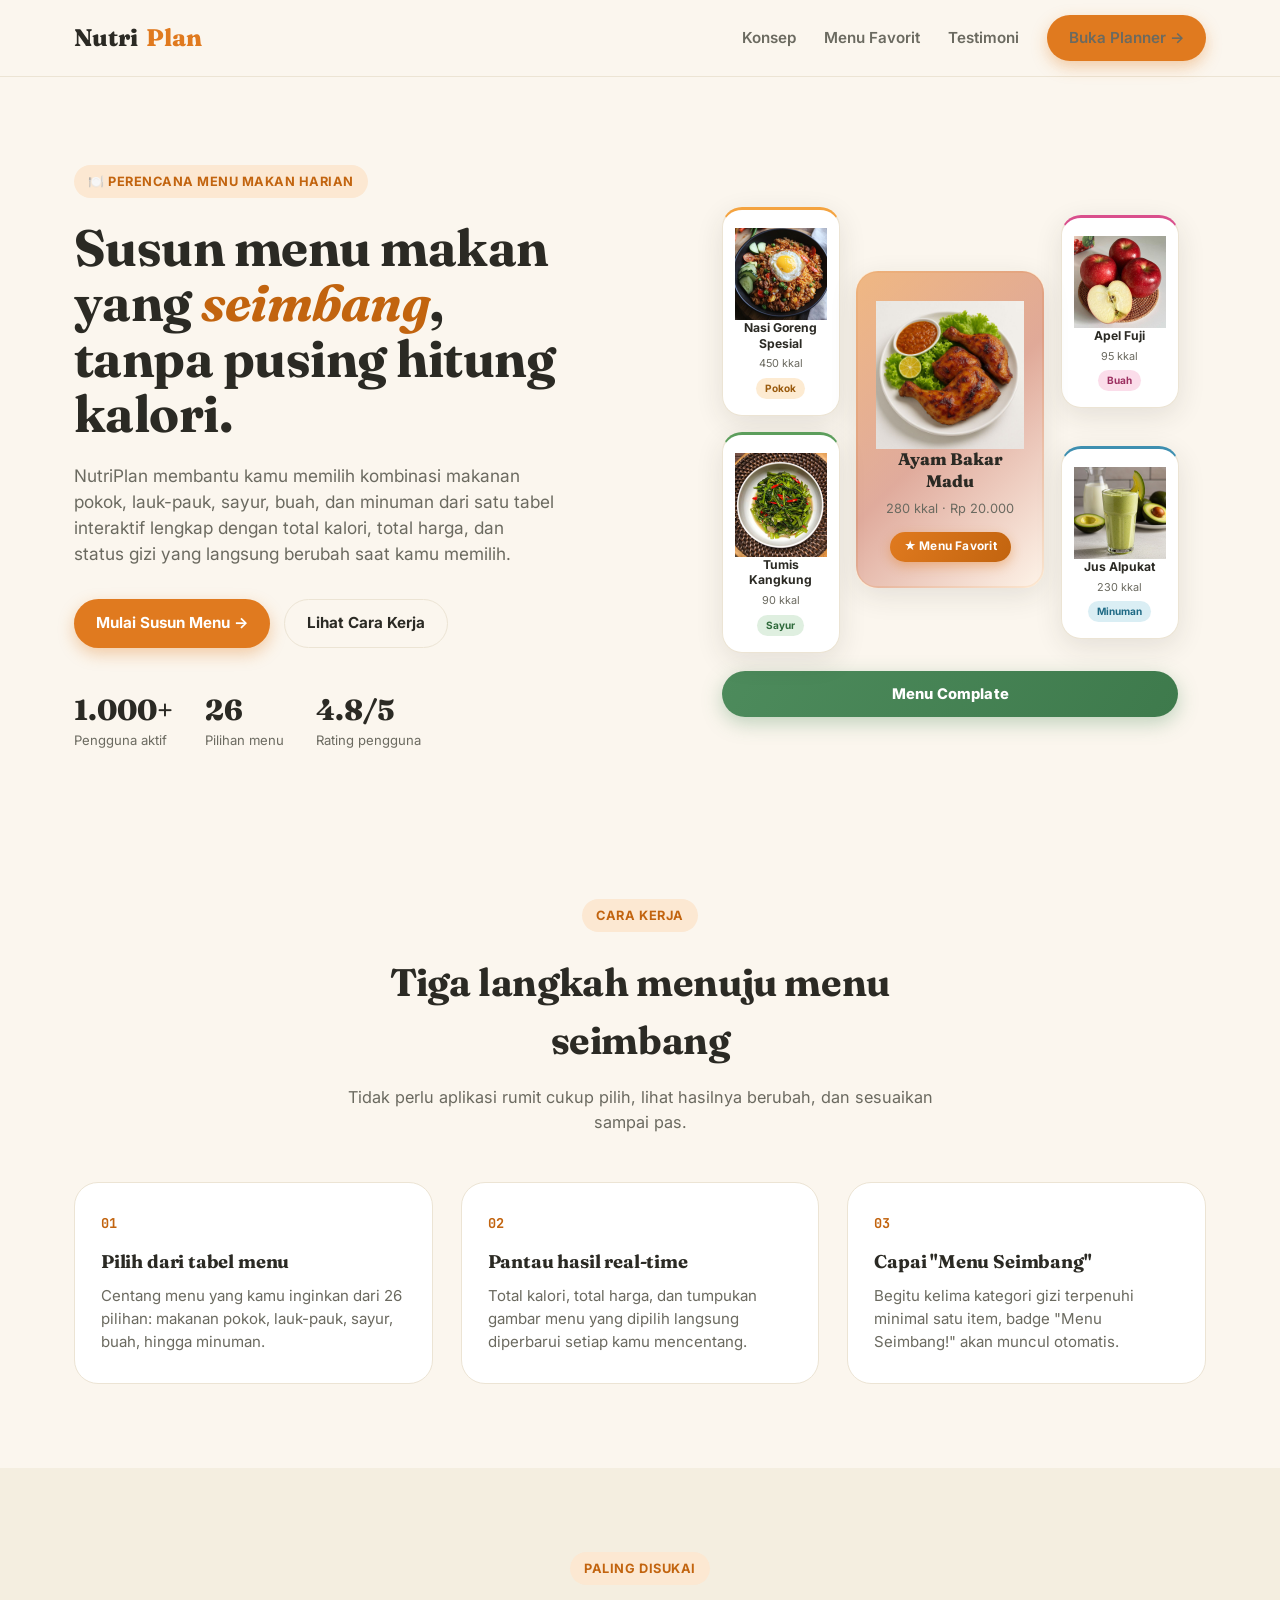
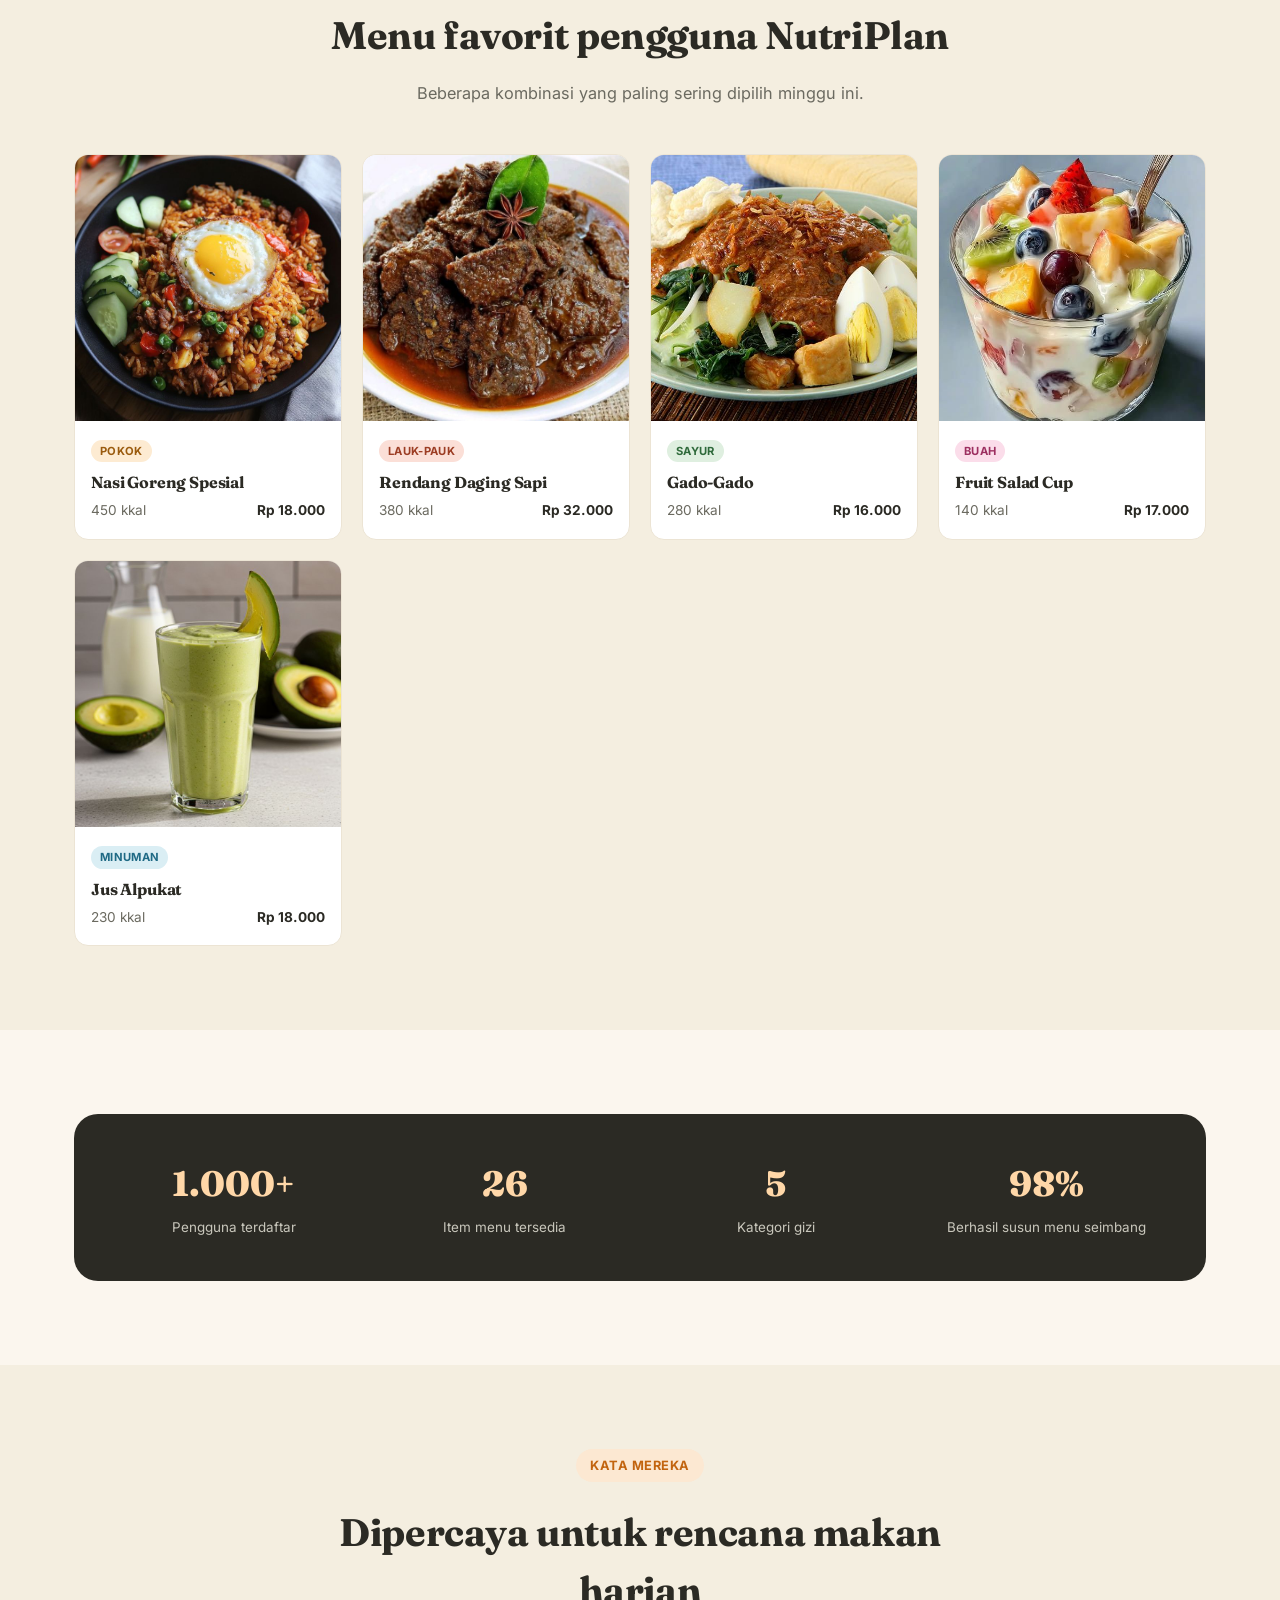
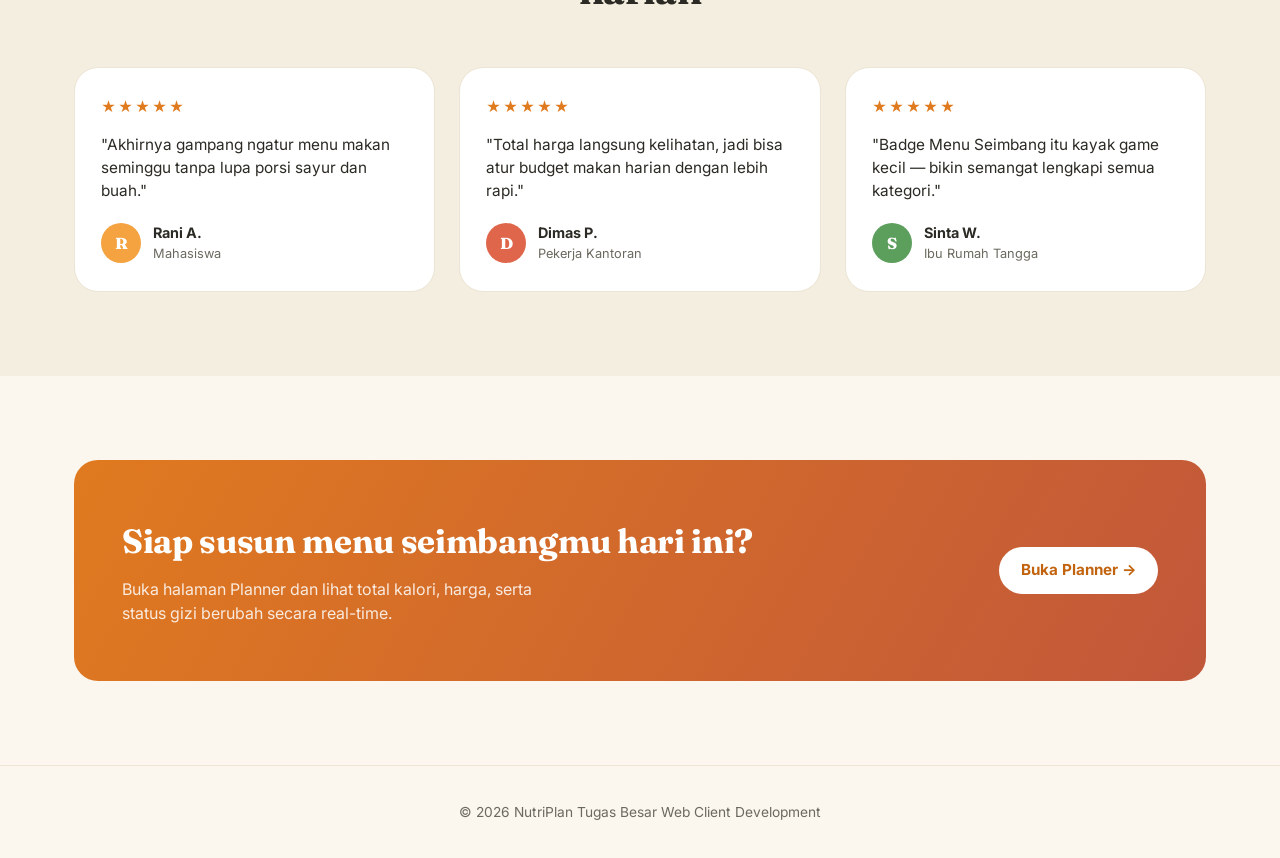
<file: index.html>
<!DOCTYPE html>
<html lang="id">
<head>
<meta charset="UTF-8">
<meta name="viewport" content="width=device-width, initial-scale=1.0">
<title>NutriPlan Rencanakan Menu Makanmu</title>
<link rel="preconnect" href="https://fonts.googleapis.com">
<link href="https://fonts.googleapis.com/css2?family=Fraunces:ital,wght@0,600;0,700;0,800;1,600&family=Inter:wght@400;500;600;700;800&family=JetBrains+Mono:wght@500&display=swap" rel="stylesheet">
<style>
/* =========================================================
   NutriPlan — design tokens
   Palette: cream bg, deep forest text, warm orange accent,
   terracotta secondary, sage success
   ========================================================= */
:root {
  --bg-cream: #FBF6EE;
  --bg-card: #FFFFFF;
  --ink: #2B2A24;
  --ink-soft: #6B6A60;
  --line: #ECE4D4;
  --orange: #E07A1F;
  --orange-deep: #C2640F;
  --orange-soft: #FCE8D2;
  --sage: #4D8B5C;
  --sage-soft: #E3F0E4;
  --terracotta: #C1573A;
  --cream-2: #F4EEE0;

  --cat-pokok: #F4A340;
  --cat-laukpauk: #E0664B;
  --cat-sayur: #5C9E5C;
  --cat-buah: #D94F8C;
  --cat-minuman: #3E8FB0;

  --font-display: "Fraunces", "Georgia", serif;
  --font-body: "Inter", "Segoe UI", sans-serif;
  --font-mono: "JetBrains Mono", monospace;

  --radius-s: 8px;
  --radius-m: 14px;
  --radius-l: 24px;
  --shadow-soft: 0 8px 24px rgba(43, 42, 36, 0.08);
}

* { box-sizing: border-box; }
html { scroll-behavior: smooth; }

body {
  margin: 0;
  background: var(--bg-cream);
  color: var(--ink);
  font-family: var(--font-body);
  line-height: 1.5;
  -webkit-font-smoothing: antialiased;
}

img { max-width: 100%; display: block; }
a { color: inherit; text-decoration: none; }
button { font-family: inherit; cursor: pointer; }

.container {
  max-width: 1180px;
  margin: 0 auto;
  padding: 0 24px;
}

h1, h2, h3, h4 {
  font-family: var(--font-display);
  font-weight: 700;
  margin: 0;
  letter-spacing: -0.01em;
}

/* =========================== NAVBAR =========================== */
.navbar {
  position: sticky;
  top: 0;
  z-index: 50;
  background: rgba(251, 246, 238, 0.92);
  backdrop-filter: blur(8px);
  border-bottom: 1px solid var(--line);
}
.navbar .container {
  display: flex;
  align-items: center;
  justify-content: space-between;
  height: 76px;
}
.brand {
  display: flex;
  align-items: center;
  gap: 8px;
  font-family: var(--font-display);
  font-size: 1.5rem;
  font-weight: 800;
  color: var(--ink);
}
.brand .accent { color: var(--orange); }
.brand-mark {
  width: 34px; height: 34px;
  border-radius: 10px;
  background: linear-gradient(135deg, var(--orange), var(--terracotta));
  display: flex; align-items: center; justify-content: center;
  font-size: 1.1rem;
}
.nav-links { display: flex; align-items: center; gap: 28px; }
.nav-links a {
  font-weight: 600;
  font-size: 0.95rem;
  color: var(--ink-soft);
}
.nav-links a:hover, .nav-links a.active { color: var(--ink); }
.btn {
  display: inline-flex;
  align-items: center;
  gap: 8px;
  padding: 12px 22px;
  border-radius: 999px;
  font-weight: 700;
  font-size: 0.95rem;
  border: none;
  transition: transform 0.15s ease, box-shadow 0.15s ease, background 0.15s ease;
}
.btn-primary {
  background: var(--orange);
  color: #fff;
  box-shadow: 0 6px 16px rgba(224, 122, 31, 0.35);
}
.btn-primary:hover { background: var(--orange-deep); transform: translateY(-1px); }
.btn-ghost {
  background: transparent;
  border: 1.5px solid var(--line);
  color: var(--ink);
}
.btn-ghost:hover { border-color: var(--orange); color: var(--orange-deep); }

/* =========================== HERO =========================== */
.hero {
  padding: 88px 0 64px;
  position: relative;
  overflow: hidden;
}
.hero .container {
  display: grid;
  grid-template-columns: 1.05fr 0.95fr;
  gap: 56px;
  align-items: center;
}
.eyebrow {
  display: inline-flex;
  align-items: center;
  gap: 8px;
  background: var(--orange-soft);
  color: var(--orange-deep);
  font-weight: 700;
  font-size: 0.8rem;
  letter-spacing: 0.04em;
  text-transform: uppercase;
  padding: 7px 14px;
  border-radius: 999px;
  margin-bottom: 22px;
}
.hero h1 {
  font-size: clamp(2.2rem, 4vw, 3.4rem);
  line-height: 1.08;
  margin-bottom: 22px;
}
.hero h1 em {
  font-style: italic;
  color: var(--orange-deep);
  position: relative;
}
.hero-desc {
  font-size: 1.08rem;
  color: var(--ink-soft);
  max-width: 480px;
  margin-bottom: 32px;
}
.hero-cta { display: flex; gap: 14px; flex-wrap: wrap; margin-bottom: 40px; }
.hero-stats {
  display: flex;
  gap: 32px;
  flex-wrap: wrap;
}
.hero-stats .stat-num {
  font-family: var(--font-display);
  font-size: 1.8rem;
  font-weight: 800;
  color: var(--ink);
}
.hero-stats .stat-label {
  font-size: 0.82rem;
  color: var(--ink-soft);
}

/* =========================================================
   HERO VISUAL — floating food cards with animation
   ========================================================= */
@keyframes floatA {
  0%, 100% { transform: rotate(-3deg) translateY(0px); }
  50%       { transform: rotate(-3deg) translateY(-8px); }
}
@keyframes floatB {
  0%, 100% { transform: rotate(2.5deg) translateY(0px); }
  50%       { transform: rotate(2.5deg) translateY(-10px); }
}
@keyframes floatC {
  0%, 100% { transform: rotate(3deg) translateY(0px); }
  50%       { transform: rotate(3deg) translateY(-7px); }
}
@keyframes floatD {
  0%, 100% { transform: rotate(-2deg) translateY(0px); }
  50%       { transform: rotate(-2deg) translateY(-9px); }
}
@keyframes floatMain {
  0%, 100% { transform: translateY(0px) scale(1); }
  50%       { transform: translateY(-6px) scale(1.01); }
}
@keyframes popIn {
  0%   { opacity: 0; transform: scale(0.7) translateY(16px); }
  100% { opacity: 1; transform: scale(1) translateY(0); }
}

.hero-visual {
  width: 100%;
  max-width: 480px;
  margin: 0 auto;
  padding: 20px 12px 12px;
}

.food-float-grid {
  display: grid;
  grid-template-columns: 1fr 1.6fr 1fr;
  grid-template-rows: auto auto;
  gap: 16px;
  align-items: center;
}

/* base card */
.ff-card {
  background: #fff;
  border-radius: 20px;
  box-shadow: 0 8px 28px rgba(43,42,36,0.11);
  display: flex;
  flex-direction: column;
  align-items: center;
  justify-content: center;
  text-align: center;
  padding: 18px 12px 16px;
  opacity: 0;
  animation: popIn 0.5s cubic-bezier(.34,1.56,.64,1) forwards;
}

/* stagger pop-in */
.ff-card:nth-child(1) { animation-delay: 0.1s; }
.ff-card:nth-child(2) { animation-delay: 0.25s; }
.ff-card:nth-child(3) { animation-delay: 0.0s; }
.ff-card:nth-child(4) { animation-delay: 0.2s; }
.ff-card:nth-child(5) { animation-delay: 0.35s; }

/* float animations per card */
.ff-card.r1 { animation: popIn 0.5s 0.1s cubic-bezier(.34,1.56,.64,1) forwards, floatA 4s 0.6s ease-in-out infinite; }
.ff-card.r2 { animation: popIn 0.5s 0.25s cubic-bezier(.34,1.56,.64,1) forwards, floatB 4.5s 0.75s ease-in-out infinite; }
.ff-card.r3 { animation: popIn 0.5s 0.2s cubic-bezier(.34,1.56,.64,1) forwards, floatC 3.8s 0.7s ease-in-out infinite; }
.ff-card.r4 { animation: popIn 0.5s 0.35s cubic-bezier(.34,1.56,.64,1) forwards, floatD 4.2s 0.85s ease-in-out infinite; }

/* hover lift */
.ff-card:hover { filter: brightness(1.02); }

/* ---- kartu UTAMA tengah ---- */
.ff-main {
  grid-column: 2;
  grid-row: 1 / 3;
  padding: 28px 18px 24px;
  background: linear-gradient(155deg, #FFF5E6 0%, #FFFFFF 60%);
  border: 2px solid var(--orange-soft);
  position: relative;
  animation: popIn 0.5s 0.0s cubic-bezier(.34,1.56,.64,1) forwards, floatMain 4s 0.5s ease-in-out infinite !important;
}
.ff-main::before {
  content: "";
  position: absolute;
  inset: -2px;
  border-radius: 22px;
  background: linear-gradient(135deg, var(--orange), var(--terracotta), var(--orange-soft));
  z-index: -1;
  opacity: 0.5;
}
.ff-main .ff-emoji { font-size: 3.4rem; margin-bottom: 14px; filter: drop-shadow(0 4px 8px rgba(224,122,31,0.25)); }
.ff-main .ff-name  { font-family: var(--font-display); font-weight: 800; font-size: 1.05rem; color: var(--ink); margin-bottom: 6px; line-height: 1.3; }
.ff-main .ff-kal   { font-size: 0.8rem; color: var(--ink-soft); margin-bottom: 14px; }
.ff-main .ff-badge-main {
  background: linear-gradient(120deg, var(--orange), var(--orange-deep));
  color: #fff;
  font-size: 0.74rem;
  font-weight: 700;
  padding: 6px 14px;
  border-radius: 999px;
  box-shadow: 0 4px 12px rgba(224,122,31,0.4);
  letter-spacing: 0.02em;
}

/* ---- kartu KECIL ---- */
.ff-sm { border: 1px solid var(--line); }
.ff-sm .ff-emoji { font-size: 2rem; margin-bottom: 8px; }
.ff-sm .ff-name  { font-size: 0.76rem; font-weight: 700; color: var(--ink); margin-bottom: 4px; line-height: 1.3; }
.ff-sm .ff-kal   { font-size: 0.68rem; color: var(--ink-soft); margin-bottom: 6px; }
.ff-sm .ff-cat   {
  display: inline-block;
  font-size: 0.63rem;
  font-weight: 700;
  padding: 3px 9px;
  border-radius: 999px;
}

/* accent bar top per kategori */
.ff-sm.acc-pokok   { border-top: 3px solid var(--cat-pokok); }
.ff-sm.acc-lauk    { border-top: 3px solid var(--cat-laukpauk); }
.ff-sm.acc-sayur   { border-top: 3px solid var(--cat-sayur); }
.ff-sm.acc-buah    { border-top: 3px solid var(--cat-buah); }
.ff-sm.acc-minuman { border-top: 3px solid var(--cat-minuman); }

/* badge Menu Seimbang mengambang */
.hero-badge-seimbang {
  margin-top: 18px;
  display: flex;
  align-items: center;
  justify-content: center;
  gap: 10px;
  background: linear-gradient(120deg, var(--sage), #3E7A4C);
  color: #fff;
  border-radius: 999px;
  padding: 12px 24px;
  font-weight: 800;
  font-size: 0.92rem;
  box-shadow: 0 6px 20px rgba(77,139,92,0.35);
  animation: floatMain 3.5s 1s ease-in-out infinite;
  letter-spacing: 0.01em;
}
.hero-badge-seimbang .bs-icon { font-size: 1.2rem; }

/* =========================== SECTION GENERIC =========================== */
.section { padding: 84px 0; }
.section-alt { background: var(--cream-2); }
.section-head {
  max-width: 620px;
  margin: 0 auto 48px;
  text-align: center;
}
.section-head .eyebrow { margin-left: auto; margin-right: auto; }
.section-head h2 { font-size: clamp(1.8rem, 3vw, 2.4rem); margin-bottom: 14px; }
.section-head p { color: var(--ink-soft); font-size: 1.02rem; }

/* how it works */
.steps {
  display: grid;
  grid-template-columns: repeat(3, 1fr);
  gap: 28px;
}
.step-card {
  background: var(--bg-card);
  border: 1px solid var(--line);
  border-radius: var(--radius-l);
  padding: 30px 26px;
}
.step-num {
  font-family: var(--font-mono);
  font-size: 0.85rem;
  color: var(--orange-deep);
  font-weight: 700;
  margin-bottom: 14px;
}
.step-card h3 { font-size: 1.15rem; margin-bottom: 10px; }
.step-card p { color: var(--ink-soft); font-size: 0.94rem; margin: 0; }

/* favorite menu highlight cards */
.fav-grid {
  display: grid;
  grid-template-columns: repeat(4, 1fr);
  gap: 20px;
}
.fav-card {
  background: var(--bg-card);
  border-radius: var(--radius-m);
  overflow: hidden;
  border: 1px solid var(--line);
  transition: transform 0.18s ease, box-shadow 0.18s ease;
}
.fav-card:hover { transform: translateY(-4px); box-shadow: var(--shadow-soft); }
.fav-img { width: 100%; aspect-ratio: 1/1; object-fit: cover; }
.fav-body { padding: 16px 16px 18px; }
.fav-tag {
  display: inline-block;
  font-size: 0.7rem;
  font-weight: 700;
  text-transform: uppercase;
  letter-spacing: 0.03em;
  padding: 3px 9px;
  border-radius: 999px;
  margin-bottom: 8px;
}
.fav-body h4 { font-size: 1rem; margin-bottom: 6px; }
.fav-meta { display: flex; justify-content: space-between; font-size: 0.85rem; color: var(--ink-soft); }
.fav-meta b { color: var(--ink); }

/* category tag colors (shared with planner) */
.tag-Pokok { background: #FDEBD2; color: #9A5B0E; }
.tag-LaukPauk { background: #FBDFD7; color: #9C3D24; }
.tag-Sayur { background: #DFEFE0; color: #2F6A3B; }
.tag-Buah { background: #FBDDEA; color: #9C2F60; }
.tag-Minuman { background: #DAEEF4; color: #1F6A85; }

/* testimonials */
.testi-grid {
  display: grid;
  grid-template-columns: repeat(3, 1fr);
  gap: 24px;
}
.testi-card {
  background: var(--bg-card);
  border: 1px solid var(--line);
  border-radius: var(--radius-l);
  padding: 28px 26px;
}
.testi-stars { color: var(--orange); font-size: 0.9rem; margin-bottom: 14px; letter-spacing: 2px; }
.testi-quote { font-size: 0.96rem; color: var(--ink); margin-bottom: 20px; }
.testi-person { display: flex; align-items: center; gap: 12px; }
.testi-avatar {
  width: 40px; height: 40px; border-radius: 50%;
  display: flex; align-items: center; justify-content: center;
  font-weight: 800; color: #fff; font-family: var(--font-display);
}
.testi-name { font-weight: 700; font-size: 0.9rem; }
.testi-role { font-size: 0.8rem; color: var(--ink-soft); }

/* stat strip */
.stat-strip {
  display: grid;
  grid-template-columns: repeat(4, 1fr);
  gap: 24px;
  background: var(--ink);
  border-radius: var(--radius-l);
  padding: 44px 36px;
  color: #fff;
}
.stat-strip .stat { text-align: center; }
.stat-strip .stat-num {
  font-family: var(--font-display);
  font-size: 2.2rem;
  font-weight: 800;
  color: #FFD7A8;
}
.stat-strip .stat-label { font-size: 0.84rem; color: #C9C7BC; margin-top: 6px; }

/* final CTA */
.cta-band {
  background: linear-gradient(120deg, var(--orange), var(--terracotta));
  border-radius: var(--radius-l);
  padding: 56px 48px;
  display: flex;
  align-items: center;
  justify-content: space-between;
  gap: 32px;
  color: #fff;
  flex-wrap: wrap;
}
.cta-band h2 { color: #fff; font-size: clamp(1.6rem, 3vw, 2.1rem); margin-bottom: 10px; }
.cta-band p { color: rgba(255,255,255,0.85); margin: 0; max-width: 420px; }
.cta-band .btn-primary { background: #fff; color: var(--orange-deep); box-shadow: none; }
.cta-band .btn-primary:hover { background: #fff4e8; }

/* footer */
.footer {
  border-top: 1px solid var(--line);
  padding: 36px 0;
  display: flex;
  justify-content: space-between;
  align-items: center;
  flex-wrap: wrap;
  gap: 12px;
  color: var(--ink-soft);
  font-size: 0.86rem;
}

/* =========================================================
   PLANNER PAGE
   ========================================================= */
.planner-shell {
  padding: 36px 0 80px;
}
.planner-grid {
  display: grid;
  grid-template-columns: 1fr 380px;
  gap: 28px;
  align-items: start;
}

.panel {
  background: var(--bg-card);
  border: 1px solid var(--line);
  border-radius: var(--radius-l);
  overflow: hidden;
}

/* Menu table panel */
.menu-panel-head {
  padding: 22px 26px 18px;
  display: flex;
  align-items: center;
  justify-content: space-between;
  flex-wrap: wrap;
  gap: 16px;
  border-bottom: 1px solid var(--line);
}
.menu-panel-head h2 { font-size: 1.25rem; display: flex; align-items: center; gap: 10px; }
.count-badge {
  background: var(--orange-soft);
  color: var(--orange-deep);
  font-size: 0.78rem;
  font-weight: 700;
  padding: 4px 11px;
  border-radius: 999px;
}
.filter-bar { display: flex; gap: 8px; flex-wrap: wrap; padding: 18px 26px; }
.filter-chip {
  border: 1.5px solid var(--line);
  background: #fff;
  color: var(--ink-soft);
  font-weight: 700;
  font-size: 0.84rem;
  padding: 9px 18px;
  border-radius: 999px;
  transition: all 0.15s ease;
}
.filter-chip:hover { border-color: var(--orange); color: var(--orange-deep); }
.filter-chip.active { background: var(--orange); border-color: var(--orange); color: #fff; }

.menu-table-wrap { overflow-x: auto; }
table.menu-table {
  width: 100%;
  border-collapse: collapse;
  min-width: 640px;
}
.menu-table thead th {
  text-align: left;
  font-size: 0.74rem;
  letter-spacing: 0.05em;
  text-transform: uppercase;
  color: var(--ink-soft);
  padding: 14px 26px;
  border-bottom: 1px solid var(--line);
  background: var(--cream-2);
}
.menu-table tbody td {
  padding: 14px 26px;
  border-bottom: 1px solid var(--line);
  vertical-align: middle;
}
.menu-table tbody tr:last-child td { border-bottom: none; }
.menu-table tbody tr.is-checked { background: #FFF8EE; }
.menu-table tbody tr:hover { background: #FFFAF2; }

.row-thumb {
  width: 52px; height: 52px;
  border-radius: 10px;
  object-fit: cover;
  background: var(--cream-2);
}
.row-name { font-weight: 700; font-size: 0.95rem; }
.cat-tag {
  display: inline-block;
  font-size: 0.72rem;
  font-weight: 700;
  padding: 4px 10px;
  border-radius: 999px;
}
.row-kalori, .row-harga { font-size: 0.92rem; color: var(--ink); white-space: nowrap; }
.row-harga { font-weight: 700; }

.chk {
  appearance: none;
  width: 24px; height: 24px;
  border-radius: 7px;
  border: 2px solid var(--line);
  display: inline-flex;
  align-items: center;
  justify-content: center;
  cursor: pointer;
  position: relative;
  transition: all 0.15s ease;
}
.chk:hover { border-color: var(--orange); }
.chk:checked { background: var(--orange); border-color: var(--orange); }
.chk:checked::after {
  content: "";
  width: 7px; height: 12px;
  border: solid #fff;
  border-width: 0 2.5px 2.5px 0;
  transform: rotate(45deg) translate(-1px, -1px);
}

/* Result panel */
.result-panel {
  position: sticky;
  top: 96px;
}
.result-head {
  background: linear-gradient(120deg, var(--orange), var(--orange-deep));
  color: #fff;
  padding: 22px 26px;
  display: flex;
  align-items: center;
  gap: 10px;
}
.result-head h2 { font-size: 1.15rem; color: #fff; }

.result-body { padding: 22px 26px 26px; }

.result-empty {
  text-align: center;
  padding: 28px 10px 8px;
  color: var(--ink-soft);
}
.result-empty .empty-icon { font-size: 2.4rem; margin-bottom: 10px; }
.result-empty p { font-weight: 600; margin: 0; font-size: 0.94rem; }
.result-empty span { font-size: 0.82rem; }

.stack-wrap { margin-bottom: 18px; }
.stack-label {
  font-size: 0.72rem;
  font-weight: 700;
  letter-spacing: 0.05em;
  text-transform: uppercase;
  color: var(--ink-soft);
  margin-bottom: 10px;
}
.stack-grid {
  display: grid;
  grid-template-columns: repeat(5, 1fr);
  gap: 8px;
}
.stack-thumb {
  width: 100%;
  aspect-ratio: 1/1;
  object-fit: cover;
  border-radius: 8px;
  border: 1px solid var(--line);
}

.totals { padding: 16px 0; border-top: 1px solid var(--line); border-bottom: 1px solid var(--line); margin-bottom: 18px; display: flex; flex-direction: column; gap: 12px; }
.total-row { display: flex; align-items: center; justify-content: space-between; }
.total-label { display: flex; align-items: center; gap: 8px; font-size: 0.9rem; color: var(--ink-soft); font-weight: 600; }
.total-value { font-family: var(--font-display); font-weight: 800; font-size: 1.3rem; }

.cat-checklist-label {
  font-size: 0.72rem;
  font-weight: 700;
  letter-spacing: 0.05em;
  text-transform: uppercase;
  color: var(--ink-soft);
  margin-bottom: 12px;
}
.cat-checklist { display: flex; flex-direction: column; gap: 10px; margin-bottom: 20px; }
.cat-item {
  display: flex;
  align-items: center;
  justify-content: space-between;
  padding: 10px 12px;
  border-radius: 10px;
  background: var(--cream-2);
}
.cat-item.met { background: var(--sage-soft); }
.cat-item-name { display: flex; align-items: center; gap: 10px; font-weight: 700; font-size: 0.88rem; }
.cat-dot { width: 22px; height: 22px; border-radius: 50%; display: flex; align-items: center; justify-content: center; font-size: 0.7rem; color: #fff; background: var(--line); }
.cat-item.met .cat-dot { background: var(--sage); }
.cat-status { font-size: 0.78rem; font-weight: 700; color: var(--ink-soft); }
.cat-item.met .cat-status { color: var(--sage); }

.balance-badge {
  display: none;
  align-items: center;
  justify-content: center;
  flex-direction: column;
  gap: 6px;
  text-align: center;
  background: linear-gradient(120deg, var(--sage), #3E7A4C);
  color: #fff;
  border-radius: var(--radius-m);
  padding: 22px 16px;
  font-weight: 800;
}
.balance-badge.show { display: flex; }
.balance-badge .trophy { font-size: 1.8rem; }
.balance-badge .bsub { font-size: 0.78rem; font-weight: 600; opacity: 0.9; }

/* =========================== RESPONSIVE =========================== */
@media (max-width: 1024px) {
  .hero .container { grid-template-columns: 1fr; text-align: center; }
  .hero-desc { margin-left: auto; margin-right: auto; }
  .hero-cta { justify-content: center; }
  .hero-stats { justify-content: center; }
  .hero-visual { max-width: 460px; margin: 32px auto 0; }
  .planner-grid { grid-template-columns: 1fr; }
  .result-panel { position: static; }
  .steps { grid-template-columns: 1fr 1fr; }
  .fav-grid { grid-template-columns: 1fr 1fr; }
  .testi-grid { grid-template-columns: 1fr 1fr; }
  .stat-strip { grid-template-columns: 1fr 1fr; }
}
@media (max-width: 640px) {
  .navbar .container { height: 64px; }
  .nav-links { gap: 10px; }
  .nav-links a:not(.btn) { display: none; }
  .btn { padding: 10px 18px; font-size: 0.88rem; }
  .hero { padding: 48px 0 32px; }
  .hero h1 { font-size: 2rem; }
  .hero-visual { max-width: 100%; padding: 8px 0; }
  .food-float-grid { grid-template-columns: 1fr 1.4fr 1fr; gap: 10px; }
  .ff-card { padding: 12px 8px 11px; border-radius: 14px; }
  .ff-main { padding: 18px 12px 16px; }
  .ff-main .ff-emoji { font-size: 2.4rem; }
  .ff-main .ff-name { font-size: 0.88rem; }
  .ff-sm .ff-emoji { font-size: 1.5rem; }
  .ff-sm .ff-name { font-size: 0.68rem; }
  .ff-sm .ff-kal { font-size: 0.62rem; }
  .ff-sm .ff-cat { font-size: 0.58rem; padding: 2px 6px; }
  .hero-badge-seimbang { font-size: 0.78rem; padding: 10px 16px; gap: 8px; margin-top: 14px; }
  .section { padding: 48px 0; }
  .section-head h2 { font-size: 1.6rem; }
  .steps { grid-template-columns: 1fr; gap: 16px; }
  .fav-grid { grid-template-columns: 1fr 1fr; gap: 14px; }
  .testi-grid { grid-template-columns: 1fr; }
  .stat-strip { grid-template-columns: 1fr 1fr; padding: 24px 18px; gap: 16px; }
  .stat-strip .stat-num { font-size: 1.7rem; }
  .cta-band { flex-direction: column; text-align: center; padding: 36px 22px; gap: 20px; }
  .menu-panel-head { flex-direction: column; align-items: flex-start; gap: 10px; }
  .filter-bar { padding: 12px 16px; gap: 8px; overflow-x: auto; flex-wrap: nowrap; }
  .filter-chip { white-space: nowrap; flex-shrink: 0; padding: 8px 14px; }
  .menu-table-wrap { overflow-x: auto; -webkit-overflow-scrolling: touch; }
  .menu-table { min-width: 560px; }
  .menu-table thead th, .menu-table tbody td { padding: 11px 12px; }
  .row-thumb { width: 42px; height: 42px; border-radius: 8px; }
  .stack-grid { grid-template-columns: repeat(4, 1fr); }
  .result-body { padding: 16px 18px 20px; }
  .total-value { font-size: 1.1rem; }
}
@media (max-width: 400px) {
  .hero h1 { font-size: 1.75rem; }
  .food-float-grid { gap: 8px; }
  .ff-main .ff-emoji { font-size: 2rem; }
  .fav-grid { grid-template-columns: 1fr; }
}

</style>
</head>
<body>

<nav class="navbar">
  <div class="container">
    <a href="index.html" class="brand">

      Nutri<span class="accent">Plan</span>
    </a>
    <div class="nav-links">
      <a href="#konsep">Konsep</a>
      <a href="#favorit">Menu Favorit</a>
      <a href="#testimoni">Testimoni</a>
      <a href="planner.html" class="btn btn-primary">Buka Planner →</a>
    </div>
  </div>
</nav>

<!-- ============ HERO ============ -->
<header class="hero">
  <div class="container">
    <div class="hero-copy">
      <span class="eyebrow">🍽️ Perencana Menu Makan Harian</span>
      <h1>Susun menu makan yang <em>seimbang</em>,<br>tanpa pusing hitung kalori.</h1>
      <p class="hero-desc">
        NutriPlan membantu kamu memilih kombinasi makanan pokok, lauk-pauk, sayur,
        buah, dan minuman dari satu tabel interaktif lengkap dengan total kalori,
        total harga, dan status gizi yang langsung berubah saat kamu memilih.
      </p>
      <div class="hero-cta">
        <a href="planner.html" class="btn btn-primary">Mulai Susun Menu →</a>
        <a href="#konsep" class="btn btn-ghost">Lihat Cara Kerja</a>
      </div>
      <div class="hero-stats">
        <div>
          <div class="stat-num">1.000+</div>
          <div class="stat-label">Pengguna aktif</div>
        </div>
        <div>
          <div class="stat-num">26</div>
          <div class="stat-label">Pilihan menu</div>
        </div>
        <div>
          <div class="stat-num">4.8/5</div>
          <div class="stat-label">Rating pengguna</div>
        </div>
      </div>
    </div>

    <div class="hero-visual">
      <div class="food-float-grid">

        <!-- kiri atas: Pokok -->
        <div class="ff-card ff-sm acc-pokok r1">
          <img src="assets/nasi-goreng.jpg" alt="Nasi Goreng Spesial">
          <div class="ff-name">Nasi Goreng Spesial</div>
          <div class="ff-kal">450 kkal</div>
          <span class="ff-cat tag-Pokok">Pokok</span>
        </div>

        <!-- kiri bawah: Buah -->
        <div class="ff-card ff-sm acc-buah r2">
          <img src="assets/apel.jpg" alt="Apel Fuji">
          <div class="ff-name">Apel Fuji</div>
          <div class="ff-kal">95 kkal</div>
          <span class="ff-cat tag-Buah">Buah</span>
        </div>

        <!-- tengah: featured -->
        <div class="ff-card ff-main">
          <img src="assets/ayam-bakar.jpg" alt="Ayam Bakar Madu">
          <div class="ff-name">Ayam Bakar Madu</div>
          <div class="ff-kal">280 kkal &middot; Rp 20.000</div>
          <span class="ff-badge-main">&#x2605; Menu Favorit</span>
        </div>

        <!-- kanan atas: Sayur -->
        <div class="ff-card ff-sm acc-sayur r3">
          <img src="assets/tumis-kangkung.jpg" alt="Tumis Kangkung">
          <div class="ff-name">Tumis Kangkung</div>
          <div class="ff-kal">90 kkal</div>
          <span class="ff-cat tag-Sayur">Sayur</span>
        </div>

        <!-- kanan bawah: Minuman -->
        <div class="ff-card ff-sm acc-minuman r4">
          <img src="assets/jus-alpukat.jpg" alt="Jus Alpukat">
          <div class="ff-name">Jus Alpukat</div>
          <div class="ff-kal">230 kkal</div>
          <span class="ff-cat tag-Minuman">Minuman</span>
        </div>

      </div>

      <!-- badge Menu Seimbang mengambang di bawah grid -->
      <div class="hero-badge-seimbang">
        Menu Complate
      </div>
    </div>
  </div>
</header>

<!-- ============ KONSEP / CARA KERJA ============ -->
<section class="section" id="konsep">
  <div class="container">
    <div class="section-head">
      <span class="eyebrow">Cara Kerja</span>
      <h2>Tiga langkah menuju menu seimbang</h2>
      <p>Tidak perlu aplikasi rumit cukup pilih, lihat hasilnya berubah, dan sesuaikan sampai pas.</p>
    </div>
    <div class="steps">
      <div class="step-card">
        <div class="step-num">01</div>
        <h3>Pilih dari tabel menu</h3>
        <p>Centang menu yang kamu inginkan dari 26 pilihan: makanan pokok, lauk-pauk, sayur, buah, hingga minuman.</p>
      </div>
      <div class="step-card">
        <div class="step-num">02</div>
        <h3>Pantau hasil real-time</h3>
        <p>Total kalori, total harga, dan tumpukan gambar menu yang dipilih langsung diperbarui setiap kamu mencentang.</p>
      </div>
      <div class="step-card">
        <div class="step-num">03</div>
        <h3>Capai "Menu Seimbang"</h3>
        <p>Begitu kelima kategori gizi terpenuhi minimal satu item, badge "Menu Seimbang!" akan muncul otomatis.</p>
      </div>
    </div>
  </div>
</section>

<!-- ============ MENU FAVORIT ============ -->
<section class="section section-alt" id="favorit">
  <div class="container">
    <div class="section-head">
      <span class="eyebrow">Paling Disukai</span>
      <h2>Menu favorit pengguna NutriPlan</h2>
      <p>Beberapa kombinasi yang paling sering dipilih minggu ini.</p>
    </div>
    <div class="fav-grid">
      <article class="fav-card">
        <img class="fav-img" src="assets/nasi-goreng.jpg" alt="Nasi Goreng Spesial">
        <div class="fav-body">
          <span class="fav-tag tag-Pokok">Pokok</span>
          <h4>Nasi Goreng Spesial</h4>
          <div class="fav-meta"><span>450 kkal</span><b>Rp 18.000</b></div>
        </div>
      </article>
      <article class="fav-card">
        <img class="fav-img" src="assets/rendang.jpg" alt="Rendang Daging Sapi">
        <div class="fav-body">
          <span class="fav-tag tag-LaukPauk">Lauk-Pauk</span>
          <h4>Rendang Daging Sapi</h4>
          <div class="fav-meta"><span>380 kkal</span><b>Rp 32.000</b></div>
        </div>
      </article>
      <article class="fav-card">
        <img class="fav-img" src="assets/gado-gado.jpg" alt="Gado-Gado">
        <div class="fav-body">
          <span class="fav-tag tag-Sayur">Sayur</span>
          <h4>Gado-Gado</h4>
          <div class="fav-meta"><span>280 kkal</span><b>Rp 16.000</b></div>
        </div>
      </article>
      <article class="fav-card">
        <img class="fav-img" src="assets/fruit-cup.jpg" alt="Fruit Salad Cup">
        <div class="fav-body">
          <span class="fav-tag tag-Buah">buah</span>
          <h4>Fruit Salad Cup</h4>
          <div class="fav-meta"><span>140 kkal</span><b>Rp 17.000</b></div>
        </div>
      </article>
      <article class="fav-card">
        <img class="fav-img" src="assets/jus-alpukat.jpg" alt="Jus Alpukat">
        <div class="fav-body">
          <span class="fav-tag tag-Minuman">Minuman</span>
          <h4>Jus Alpukat</h4>
          <div class="fav-meta"><span>230 kkal</span><b>Rp 18.000</b></div>
        </div>
      </article>
    </div>
  </div>
</section>

<!-- ============ STAT STRIP ============ -->
<section class="section">
  <div class="container">
    <div class="stat-strip">
      <div class="stat">
        <div class="stat-num">1.000+</div>
        <div class="stat-label">Pengguna terdaftar</div>
      </div>
      <div class="stat">
        <div class="stat-num">26</div>
        <div class="stat-label">Item menu tersedia</div>
      </div>
      <div class="stat">
        <div class="stat-num">5</div>
        <div class="stat-label">Kategori gizi</div>
      </div>
      <div class="stat">
        <div class="stat-num">98%</div>
        <div class="stat-label">Berhasil susun menu seimbang</div>
      </div>
    </div>
  </div>
</section>

<!-- ============ TESTIMONI ============ -->
<section class="section section-alt" id="testimoni">
  <div class="container">
    <div class="section-head">
      <span class="eyebrow">Kata Mereka</span>
      <h2>Dipercaya untuk rencana makan harian</h2>
    </div>
    <div class="testi-grid">
      <div class="testi-card">
        <div class="testi-stars">★★★★★</div>
        <p class="testi-quote">"Akhirnya gampang ngatur menu makan seminggu tanpa lupa porsi sayur dan buah."</p>
        <div class="testi-person">
          <div class="testi-avatar" style="background:var(--cat-pokok)">R</div>
          <div>
            <div class="testi-name">Rani A.</div>
            <div class="testi-role">Mahasiswa</div>
          </div>
        </div>
      </div>
      <div class="testi-card">
        <div class="testi-stars">★★★★★</div>
        <p class="testi-quote">"Total harga langsung kelihatan, jadi bisa atur budget makan harian dengan lebih rapi."</p>
        <div class="testi-person">
          <div class="testi-avatar" style="background:var(--cat-laukpauk)">D</div>
          <div>
            <div class="testi-name">Dimas P.</div>
            <div class="testi-role">Pekerja Kantoran</div>
          </div>
        </div>
      </div>
      <div class="testi-card">
        <div class="testi-stars">★★★★★</div>
        <p class="testi-quote">"Badge Menu Seimbang itu kayak game kecil — bikin semangat lengkapi semua kategori."</p>
        <div class="testi-person">
          <div class="testi-avatar" style="background:var(--cat-sayur)">S</div>
          <div>
            <div class="testi-name">Sinta W.</div>
            <div class="testi-role">Ibu Rumah Tangga</div>
          </div>
        </div>
      </div>
    </div>
  </div>
</section>

<!-- ============ CTA AKHIR ============ -->
<section class="section">
  <div class="container">
    <div class="cta-band">
      <div>
        <h2>Siap susun menu seimbangmu hari ini?</h2>
        <p>Buka halaman Planner dan lihat total kalori, harga, serta status gizi berubah secara real-time.</p>
      </div>
      <a href="planner.html" class="btn btn-primary">Buka Planner →</a>
    </div>
  </div>
</section>

<footer class="footer">
  <div class="container" style="display:flex;justify-content:space-between;align-items:center;flex-wrap:wrap;gap:12px;">
    <span>© 2026 NutriPlan Tugas Besar Web Client Development</span>
  </div>
</footer>

</body>
</html>
</file>
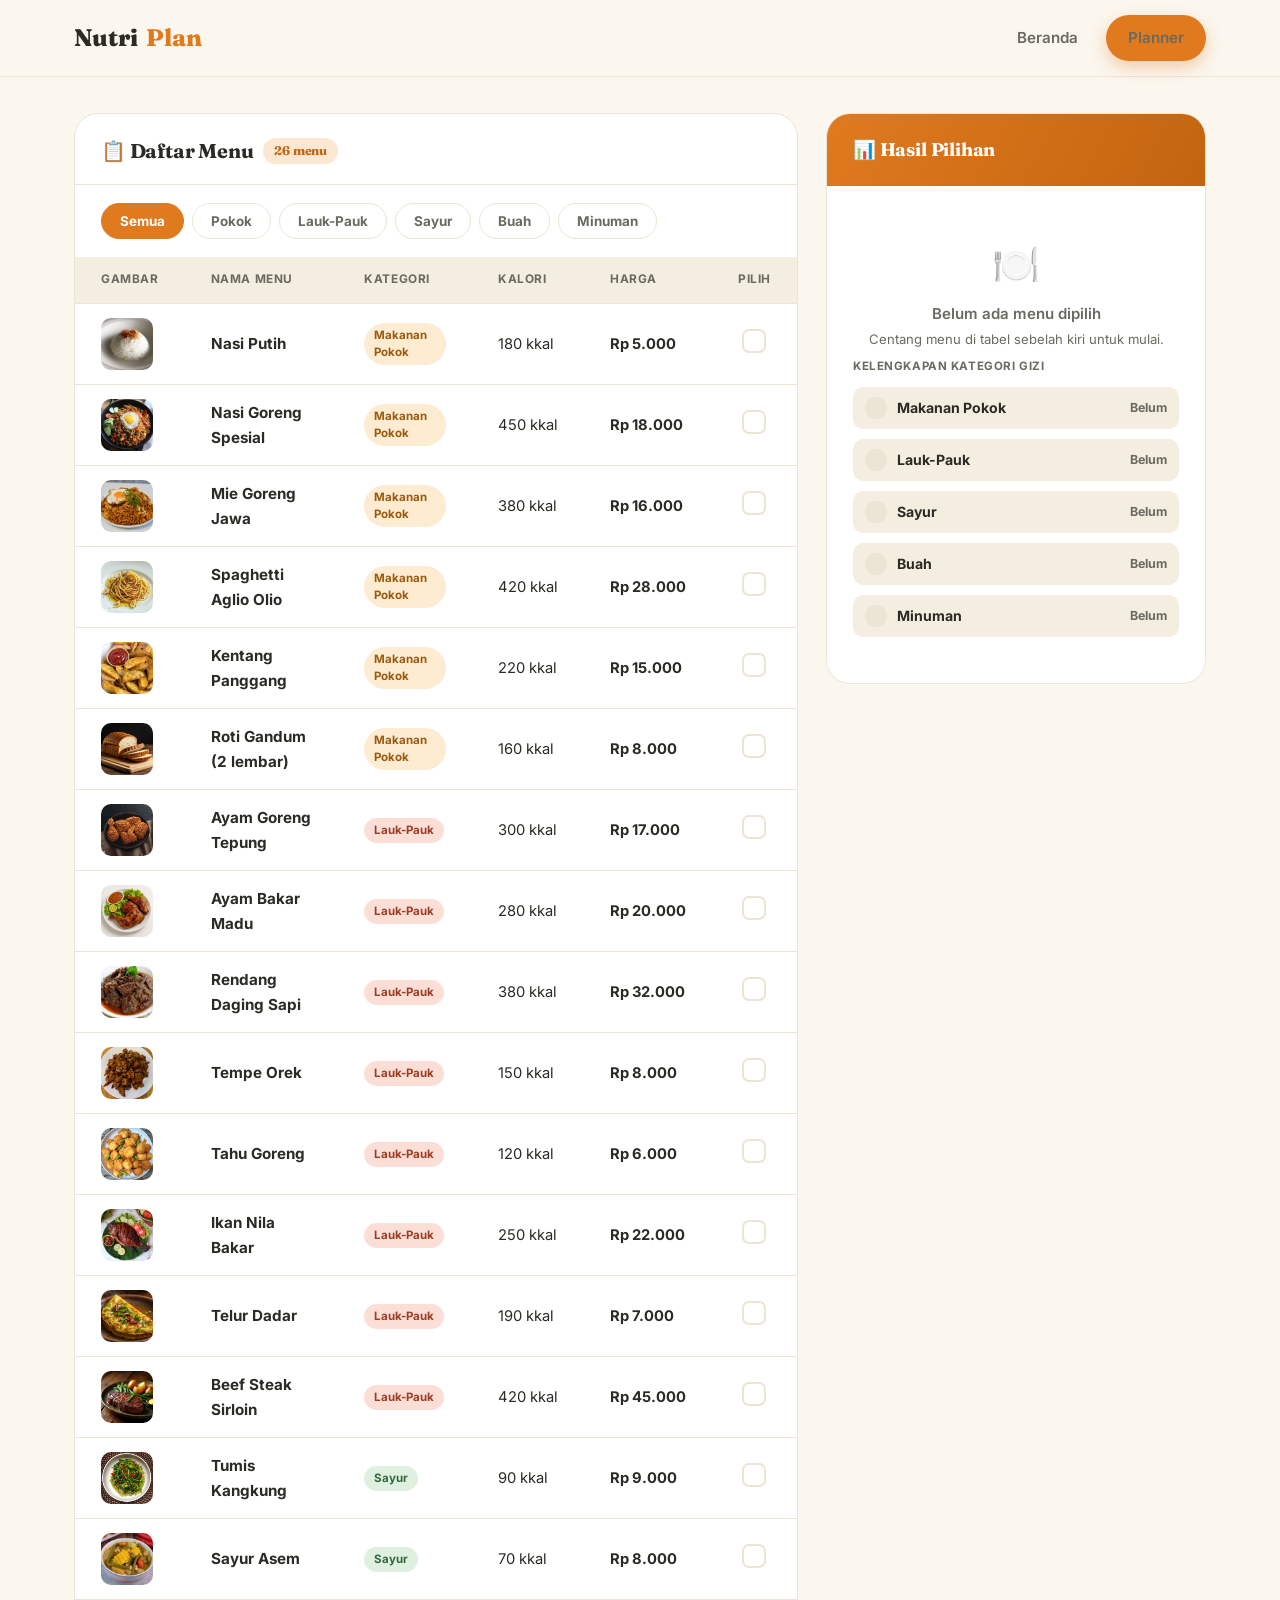
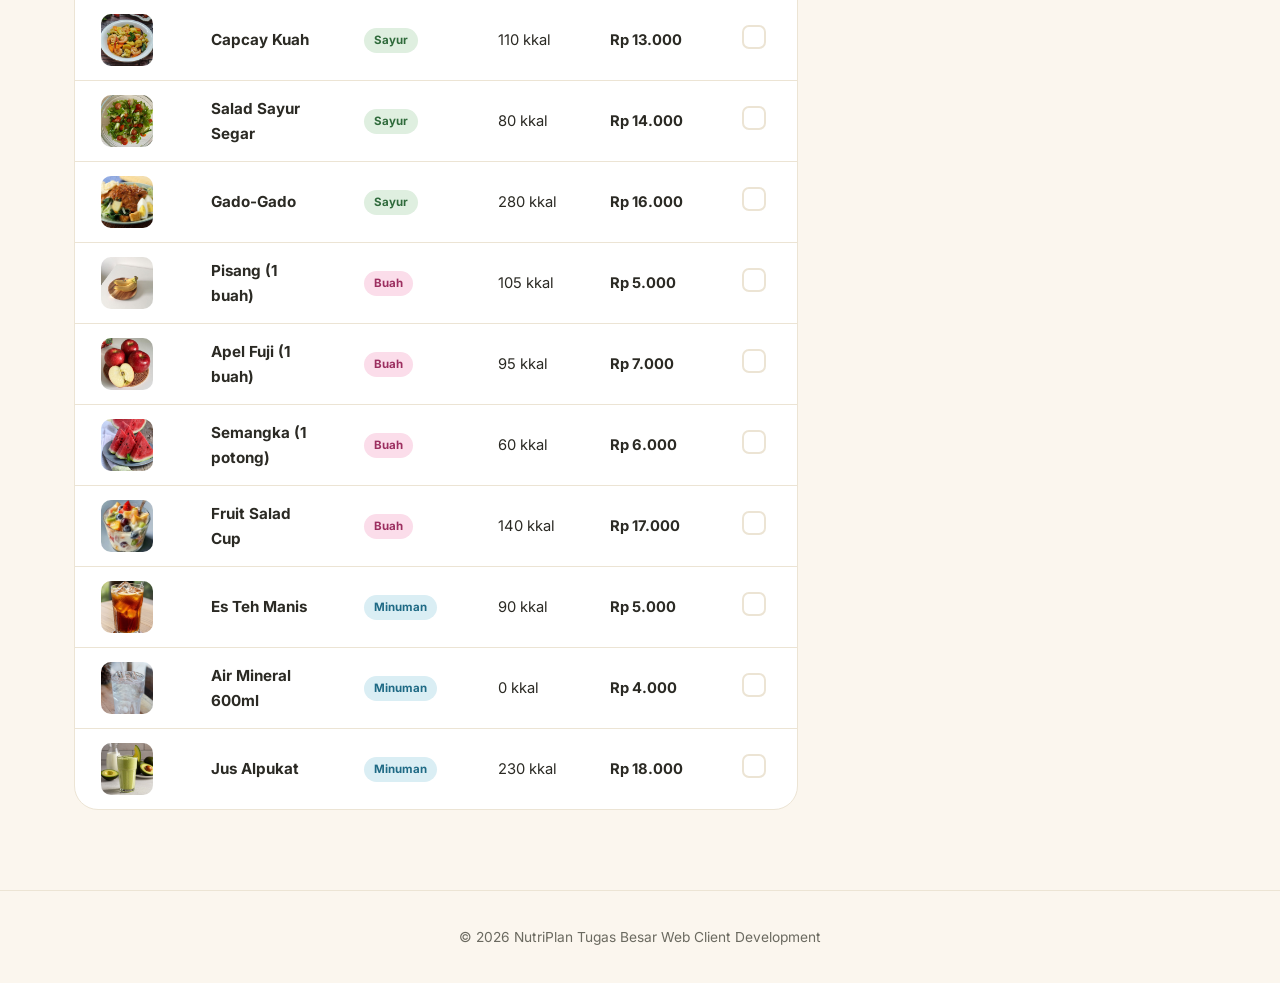
<file: planner.html>
<!DOCTYPE html>
<html lang="id">
<head>
<meta charset="UTF-8">
<meta name="viewport" content="width=device-width, initial-scale=1.0">
<title>Planner — NutriPlan</title>
<link rel="preconnect" href="https://fonts.googleapis.com">
<link href="https://fonts.googleapis.com/css2?family=Fraunces:ital,wght@0,600;0,700;0,800;1,600&family=Inter:wght@400;500;600;700;800&family=JetBrains+Mono:wght@500&display=swap" rel="stylesheet">
<link rel="stylesheet" href="css/style.css">
</head>
<body>

<nav class="navbar">
  <div class="container">
    <a href="index.html" class="brand">
      Nutri<span class="accent">Plan</span>
    </a>
    <div class="nav-links">
      <a href="index.html">Beranda</a>
      <a href="planner.html" class="btn btn-primary">Planner</a>
    </div>
  </div>
</nav>

<main class="planner-shell">
  <div class="container">
    <div class="planner-grid">

      <!-- ===== TABEL MENU ===== -->
      <section class="panel">
        <div class="menu-panel-head">
          <h2>📋 Daftar Menu <span class="count-badge" id="countBadge">26 menu</span></h2>
        </div>

        <div class="filter-bar" id="filterBar">
          <button class="filter-chip active" data-filter="Semua">Semua</button>
          <button class="filter-chip" data-filter="Pokok">Pokok</button>
          <button class="filter-chip" data-filter="LaukPauk">Lauk-Pauk</button>
          <button class="filter-chip" data-filter="Sayur">Sayur</button>
          <button class="filter-chip" data-filter="Buah">Buah</button>
          <button class="filter-chip" data-filter="Minuman">Minuman</button>
        </div>

        <div class="menu-table-wrap">
          <table class="menu-table">
            <thead>
              <tr>
                <th>Gambar</th>
                <th>Nama Menu</th>
                <th>Kategori</th>
                <th>Kalori</th>
                <th>Harga</th>
                <th>Pilih</th>
              </tr>
            </thead>
            <tbody id="menuTableBody">
              <!-- diisi JavaScript -->
            </tbody>
          </table>
        </div>
      </section>

      <!-- ===== PANEL HASIL ===== -->
      <aside class="panel result-panel">
        <div class="result-head">
          <h2>📊 Hasil Pilihan</h2>
        </div>
        <div class="result-body">

          <div class="result-empty" id="emptyState">
            <div class="empty-icon">🍽️</div>
            <p>Belum ada menu dipilih</p>
            <span>Centang menu di tabel sebelah kiri untuk mulai.</span>
          </div>

          <div id="resultContent" style="display:none;">
            <div class="stack-wrap">
              <div class="stack-label">Menu Terpilih</div>
              <div class="stack-grid" id="stackGrid"></div>
            </div>

            <div class="totals">
              <div class="total-row">
                <span class="total-label">🔥 Total Kalori</span>
                <span class="total-value" id="totalKalori">0 kkal</span>
              </div>
              <div class="total-row">
                <span class="total-label">💰 Total Harga</span>
                <span class="total-value" id="totalHarga">Rp 0</span>
              </div>
            </div>
          </div>

          <div class="cat-checklist-label">Kelengkapan Kategori Gizi</div>
          <div class="cat-checklist" id="catChecklist"></div>

          <div class="balance-badge" id="balanceBadge">
            <div class="trophy">🏆</div>
            <div>Menu Seimbang!</div>
            <div class="bsub">Semua 5 kategori gizi terpenuhi</div>
          </div>

        </div>
      </aside>

    </div>
  </div>
</main>

<footer class="footer">
  <div class="container" style="display:flex;justify-content:space-between;align-items:center;flex-wrap:wrap;gap:12px;">
    <span>© 2026 NutriPlan Tugas Besar Web Client Development</span>
  </div>
</footer>

<script src="js/menu-data.js"></script>
<script src="js/planner.js"></script>
</body>
</html>
</file>
<file: css/style.css>
/* =========================================================
   NutriPlan — design tokens
   Palette: cream bg, deep forest text, warm orange accent,
   terracotta secondary, sage success
   ========================================================= */
:root {
  --bg-cream: #FBF6EE;
  --bg-card: #FFFFFF;
  --ink: #2B2A24;
  --ink-soft: #6B6A60;
  --line: #ECE4D4;
  --orange: #E07A1F;
  --orange-deep: #C2640F;
  --orange-soft: #FCE8D2;
  --sage: #4D8B5C;
  --sage-soft: #E3F0E4;
  --terracotta: #C1573A;
  --cream-2: #F4EEE0;

  --cat-pokok: #F4A340;
  --cat-laukpauk: #E0664B;
  --cat-sayur: #5C9E5C;
  --cat-buah: #D94F8C;
  --cat-minuman: #3E8FB0;

  --font-display: "Fraunces", "Georgia", serif;
  --font-body: "Inter", "Segoe UI", sans-serif;
  --font-mono: "JetBrains Mono", monospace;

  --radius-s: 8px;
  --radius-m: 14px;
  --radius-l: 24px;
  --shadow-soft: 0 8px 24px rgba(43, 42, 36, 0.08);
}

* { box-sizing: border-box; }
html { scroll-behavior: smooth; }

body {
  margin: 0;
  background: var(--bg-cream);
  color: var(--ink);
  font-family: var(--font-body);
  line-height: 1.5;
  -webkit-font-smoothing: antialiased;
}

img { max-width: 100%; display: block; }
a { color: inherit; text-decoration: none; }
button { font-family: inherit; cursor: pointer; }

.container {
  max-width: 1180px;
  margin: 0 auto;
  padding: 0 24px;
}

h1, h2, h3, h4 {
  font-family: var(--font-display);
  font-weight: 700;
  margin: 0;
  letter-spacing: -0.01em;
}

/* =========================== NAVBAR =========================== */
.navbar {
  position: sticky;
  top: 0;
  z-index: 50;
  background: rgba(251, 246, 238, 0.92);
  backdrop-filter: blur(8px);
  border-bottom: 1px solid var(--line);
}
.navbar .container {
  display: flex;
  align-items: center;
  justify-content: space-between;
  height: 76px;
}
.brand {
  display: flex;
  align-items: center;
  gap: 8px;
  font-family: var(--font-display);
  font-size: 1.5rem;
  font-weight: 800;
  color: var(--ink);
}
.brand .accent { color: var(--orange); }
.brand-mark {
  width: 34px; height: 34px;
  border-radius: 10px;
  background: linear-gradient(135deg, var(--orange), var(--terracotta));
  display: flex; align-items: center; justify-content: center;
  font-size: 1.1rem;
}
.nav-links { display: flex; align-items: center; gap: 28px; }
.nav-links a {
  font-weight: 600;
  font-size: 0.95rem;
  color: var(--ink-soft);
}
.nav-links a:hover, .nav-links a.active { color: var(--ink); }
.btn {
  display: inline-flex;
  align-items: center;
  gap: 8px;
  padding: 12px 22px;
  border-radius: 999px;
  font-weight: 700;
  font-size: 0.95rem;
  border: none;
  transition: transform 0.15s ease, box-shadow 0.15s ease, background 0.15s ease;
}
.btn-primary {
  background: var(--orange);
  color: #fff;
  box-shadow: 0 6px 16px rgba(224, 122, 31, 0.35);
}
.btn-primary:hover { background: var(--orange-deep); transform: translateY(-1px); }
.btn-ghost {
  background: transparent;
  border: 1.5px solid var(--line);
  color: var(--ink);
}
.btn-ghost:hover { border-color: var(--orange); color: var(--orange-deep); }

/* =========================== HERO =========================== */
.hero {
  padding: 88px 0 64px;
  position: relative;
  overflow: hidden;
}
.hero .container {
  display: grid;
  grid-template-columns: 1.05fr 0.95fr;
  gap: 56px;
  align-items: center;
}
.eyebrow {
  display: inline-flex;
  align-items: center;
  gap: 8px;
  background: var(--orange-soft);
  color: var(--orange-deep);
  font-weight: 700;
  font-size: 0.8rem;
  letter-spacing: 0.04em;
  text-transform: uppercase;
  padding: 7px 14px;
  border-radius: 999px;
  margin-bottom: 22px;
}
.hero h1 {
  font-size: clamp(2.2rem, 4vw, 3.4rem);
  line-height: 1.08;
  margin-bottom: 22px;
}
.hero h1 em {
  font-style: italic;
  color: var(--orange-deep);
  position: relative;
}
.hero-desc {
  font-size: 1.08rem;
  color: var(--ink-soft);
  max-width: 480px;
  margin-bottom: 32px;
}
.hero-cta { display: flex; gap: 14px; flex-wrap: wrap; margin-bottom: 40px; }
.hero-stats {
  display: flex;
  gap: 32px;
  flex-wrap: wrap;
}
.hero-stats .stat-num {
  font-family: var(--font-display);
  font-size: 1.8rem;
  font-weight: 800;
  color: var(--ink);
}
.hero-stats .stat-label {
  font-size: 0.82rem;
  color: var(--ink-soft);
}

/* signature visual: a "plate" composed of stacked category chips */
.hero-visual {
  position: relative;
  aspect-ratio: 1 / 1;
  max-width: 460px;
  margin: 0 auto;
}
.plate {
  position: absolute;
  inset: 0;
  border-radius: 50%;
  background: var(--bg-card);
  box-shadow: var(--shadow-soft), inset 0 0 0 10px var(--cream-2);
}
.plate-ring {
  position: absolute;
  inset: 14%;
  border-radius: 50%;
  border: 2px dashed var(--line);
}
.orbit-chip {
  position: absolute;
  display: flex;
  align-items: center;
  gap: 8px;
  background: #fff;
  border-radius: 999px;
  padding: 9px 16px 9px 10px;
  box-shadow: var(--shadow-soft);
  font-weight: 700;
  font-size: 0.84rem;
  white-space: nowrap;
}
.orbit-chip .dot { width: 10px; height: 10px; border-radius: 50%; }
/* nth-child dihitung dari SEMUA anak .hero-visual:
   1=.plate, 2=.plate-ring, 3..7=orbit-chip, 8=.plate-center */
.orbit-chip:nth-child(3) { top: 2%; left: 50%; transform: translateX(-50%); }
.orbit-chip:nth-child(4) { top: 26%; right: -10%; }
.orbit-chip:nth-child(5) { bottom: 22%; right: -4%; }
.orbit-chip:nth-child(6) { bottom: -4%; left: 34%; }
.orbit-chip:nth-child(7) { top: 26%; left: -12%; }
.plate-center {
  position: absolute;
  inset: 32%;
  border-radius: 50%;
  background: linear-gradient(160deg, var(--orange-soft), #fff);
  display: flex;
  flex-direction: column;
  align-items: center;
  justify-content: center;
  text-align: center;
  box-shadow: inset 0 0 0 1px var(--line);
}
.plate-center .big { font-family: var(--font-display); font-size: 2.1rem; font-weight: 800; color: var(--orange-deep); }
.plate-center .small { font-size: 0.78rem; color: var(--ink-soft); font-weight: 600; }

/* =========================== SECTION GENERIC =========================== */
.section { padding: 84px 0; }
.section-alt { background: var(--cream-2); }
.section-head {
  max-width: 620px;
  margin: 0 auto 48px;
  text-align: center;
}
.section-head .eyebrow { margin-left: auto; margin-right: auto; }
.section-head h2 { font-size: clamp(1.8rem, 3vw, 2.4rem); margin-bottom: 14px; }
.section-head p { color: var(--ink-soft); font-size: 1.02rem; }

/* how it works */
.steps {
  display: grid;
  grid-template-columns: repeat(3, 1fr);
  gap: 28px;
}
.step-card {
  background: var(--bg-card);
  border: 1px solid var(--line);
  border-radius: var(--radius-l);
  padding: 30px 26px;
}
.step-num {
  font-family: var(--font-mono);
  font-size: 0.85rem;
  color: var(--orange-deep);
  font-weight: 700;
  margin-bottom: 14px;
}
.step-card h3 { font-size: 1.15rem; margin-bottom: 10px; }
.step-card p { color: var(--ink-soft); font-size: 0.94rem; margin: 0; }

/* favorite menu highlight cards */
.fav-grid {
  display: grid;
  grid-template-columns: repeat(4, 1fr);
  gap: 20px;
}
.fav-card {
  background: var(--bg-card);
  border-radius: var(--radius-m);
  overflow: hidden;
  border: 1px solid var(--line);
  transition: transform 0.18s ease, box-shadow 0.18s ease;
}
.fav-card:hover { transform: translateY(-4px); box-shadow: var(--shadow-soft); }
.fav-img { width: 100%; aspect-ratio: 1/1; object-fit: cover; }
.fav-body { padding: 16px 16px 18px; }
.fav-tag {
  display: inline-block;
  font-size: 0.7rem;
  font-weight: 700;
  text-transform: uppercase;
  letter-spacing: 0.03em;
  padding: 3px 9px;
  border-radius: 999px;
  margin-bottom: 8px;
}
.fav-body h4 { font-size: 1rem; margin-bottom: 6px; }
.fav-meta { display: flex; justify-content: space-between; font-size: 0.85rem; color: var(--ink-soft); }
.fav-meta b { color: var(--ink); }

/* category tag colors (shared with planner) */
.tag-Pokok { background: #FDEBD2; color: #9A5B0E; }
.tag-LaukPauk { background: #FBDFD7; color: #9C3D24; }
.tag-Sayur { background: #DFEFE0; color: #2F6A3B; }
.tag-Buah { background: #FBDDEA; color: #9C2F60; }
.tag-Minuman { background: #DAEEF4; color: #1F6A85; }

/* testimonials */
.testi-grid {
  display: grid;
  grid-template-columns: repeat(3, 1fr);
  gap: 24px;
}
.testi-card {
  background: var(--bg-card);
  border: 1px solid var(--line);
  border-radius: var(--radius-l);
  padding: 28px 26px;
}
.testi-stars { color: var(--orange); font-size: 0.9rem; margin-bottom: 14px; letter-spacing: 2px; }
.testi-quote { font-size: 0.96rem; color: var(--ink); margin-bottom: 20px; }
.testi-person { display: flex; align-items: center; gap: 12px; }
.testi-avatar {
  width: 40px; height: 40px; border-radius: 50%;
  display: flex; align-items: center; justify-content: center;
  font-weight: 800; color: #fff; font-family: var(--font-display);
}
.testi-name { font-weight: 700; font-size: 0.9rem; }
.testi-role { font-size: 0.8rem; color: var(--ink-soft); }

/* stat strip */
.stat-strip {
  display: grid;
  grid-template-columns: repeat(4, 1fr);
  gap: 24px;
  background: var(--ink);
  border-radius: var(--radius-l);
  padding: 44px 36px;
  color: #fff;
}
.stat-strip .stat { text-align: center; }
.stat-strip .stat-num {
  font-family: var(--font-display);
  font-size: 2.2rem;
  font-weight: 800;
  color: #FFD7A8;
}
.stat-strip .stat-label { font-size: 0.84rem; color: #C9C7BC; margin-top: 6px; }

/* final CTA */
.cta-band {
  background: linear-gradient(120deg, var(--orange), var(--terracotta));
  border-radius: var(--radius-l);
  padding: 56px 48px;
  display: flex;
  align-items: center;
  justify-content: space-between;
  gap: 32px;
  color: #fff;
  flex-wrap: wrap;
}
.cta-band h2 { color: #fff; font-size: clamp(1.6rem, 3vw, 2.1rem); margin-bottom: 10px; }
.cta-band p { color: rgba(255,255,255,0.85); margin: 0; max-width: 420px; }
.cta-band .btn-primary { background: #fff; color: var(--orange-deep); box-shadow: none; }
.cta-band .btn-primary:hover { background: #fff4e8; }

/* footer */
.footer {
  border-top: 1px solid var(--line);
  padding: 36px 0;
  display: flex;
  justify-content: space-between;
  align-items: center;
  flex-wrap: wrap;
  gap: 12px;
  color: var(--ink-soft);
  font-size: 0.86rem;
}

/* =========================================================
   PLANNER PAGE
   ========================================================= */
.planner-shell {
  padding: 36px 0 80px;
}
.planner-grid {
  display: grid;
  grid-template-columns: 1fr 380px;
  gap: 28px;
  align-items: start;
}

.panel {
  background: var(--bg-card);
  border: 1px solid var(--line);
  border-radius: var(--radius-l);
  overflow: hidden;
}

/* Menu table panel */
.menu-panel-head {
  padding: 22px 26px 18px;
  display: flex;
  align-items: center;
  justify-content: space-between;
  flex-wrap: wrap;
  gap: 16px;
  border-bottom: 1px solid var(--line);
}
.menu-panel-head h2 { font-size: 1.25rem; display: flex; align-items: center; gap: 10px; }
.count-badge {
  background: var(--orange-soft);
  color: var(--orange-deep);
  font-size: 0.78rem;
  font-weight: 700;
  padding: 4px 11px;
  border-radius: 999px;
}
.filter-bar { display: flex; gap: 8px; flex-wrap: wrap; padding: 18px 26px; }
.filter-chip {
  border: 1.5px solid var(--line);
  background: #fff;
  color: var(--ink-soft);
  font-weight: 700;
  font-size: 0.84rem;
  padding: 9px 18px;
  border-radius: 999px;
  transition: all 0.15s ease;
}
.filter-chip:hover { border-color: var(--orange); color: var(--orange-deep); }
.filter-chip.active { background: var(--orange); border-color: var(--orange); color: #fff; }

.menu-table-wrap { overflow-x: auto; }
table.menu-table {
  width: 100%;
  border-collapse: collapse;
  min-width: 640px;
}
.menu-table thead th {
  text-align: left;
  font-size: 0.74rem;
  letter-spacing: 0.05em;
  text-transform: uppercase;
  color: var(--ink-soft);
  padding: 14px 26px;
  border-bottom: 1px solid var(--line);
  background: var(--cream-2);
}
.menu-table tbody td {
  padding: 14px 26px;
  border-bottom: 1px solid var(--line);
  vertical-align: middle;
}
.menu-table tbody tr:last-child td { border-bottom: none; }
.menu-table tbody tr.is-checked { background: #FFF8EE; }
.menu-table tbody tr:hover { background: #FFFAF2; }

.row-thumb {
  width: 52px; height: 52px;
  border-radius: 10px;
  object-fit: cover;
  background: var(--cream-2);
}
.row-name { font-weight: 700; font-size: 0.95rem; }
.cat-tag {
  display: inline-block;
  font-size: 0.72rem;
  font-weight: 700;
  padding: 4px 10px;
  border-radius: 999px;
}
.row-kalori, .row-harga { font-size: 0.92rem; color: var(--ink); white-space: nowrap; }
.row-harga { font-weight: 700; }

.chk {
  appearance: none;
  width: 24px; height: 24px;
  border-radius: 7px;
  border: 2px solid var(--line);
  display: inline-flex;
  align-items: center;
  justify-content: center;
  cursor: pointer;
  position: relative;
  transition: all 0.15s ease;
}
.chk:hover { border-color: var(--orange); }
.chk:checked { background: var(--orange); border-color: var(--orange); }
.chk:checked::after {
  content: "";
  width: 7px; height: 12px;
  border: solid #fff;
  border-width: 0 2.5px 2.5px 0;
  transform: rotate(45deg) translate(-1px, -1px);
}

/* Result panel */
.result-panel {
  position: sticky;
  top: 96px;
}
.result-head {
  background: linear-gradient(120deg, var(--orange), var(--orange-deep));
  color: #fff;
  padding: 22px 26px;
  display: flex;
  align-items: center;
  gap: 10px;
}
.result-head h2 { font-size: 1.15rem; color: #fff; }

.result-body { padding: 22px 26px 26px; }

.result-empty {
  text-align: center;
  padding: 28px 10px 8px;
  color: var(--ink-soft);
}
.result-empty .empty-icon { font-size: 2.4rem; margin-bottom: 10px; }
.result-empty p { font-weight: 600; margin: 0; font-size: 0.94rem; }
.result-empty span { font-size: 0.82rem; }

.stack-wrap { margin-bottom: 18px; }
.stack-label {
  font-size: 0.72rem;
  font-weight: 700;
  letter-spacing: 0.05em;
  text-transform: uppercase;
  color: var(--ink-soft);
  margin-bottom: 10px;
}
.stack-grid {
  display: grid;
  grid-template-columns: repeat(5, 1fr);
  gap: 8px;
}
.stack-thumb {
  width: 100%;
  aspect-ratio: 1/1;
  object-fit: cover;
  border-radius: 8px;
  border: 1px solid var(--line);
}

.totals { padding: 16px 0; border-top: 1px solid var(--line); border-bottom: 1px solid var(--line); margin-bottom: 18px; display: flex; flex-direction: column; gap: 12px; }
.total-row { display: flex; align-items: center; justify-content: space-between; }
.total-label { display: flex; align-items: center; gap: 8px; font-size: 0.9rem; color: var(--ink-soft); font-weight: 600; }
.total-value { font-family: var(--font-display); font-weight: 800; font-size: 1.3rem; }

.cat-checklist-label {
  font-size: 0.72rem;
  font-weight: 700;
  letter-spacing: 0.05em;
  text-transform: uppercase;
  color: var(--ink-soft);
  margin-bottom: 12px;
}
.cat-checklist { display: flex; flex-direction: column; gap: 10px; margin-bottom: 20px; }
.cat-item {
  display: flex;
  align-items: center;
  justify-content: space-between;
  padding: 10px 12px;
  border-radius: 10px;
  background: var(--cream-2);
}
.cat-item.met { background: var(--sage-soft); }
.cat-item-name { display: flex; align-items: center; gap: 10px; font-weight: 700; font-size: 0.88rem; }
.cat-dot { width: 22px; height: 22px; border-radius: 50%; display: flex; align-items: center; justify-content: center; font-size: 0.7rem; color: #fff; background: var(--line); }
.cat-item.met .cat-dot { background: var(--sage); }
.cat-status { font-size: 0.78rem; font-weight: 700; color: var(--ink-soft); }
.cat-item.met .cat-status { color: var(--sage); }

.balance-badge {
  display: none;
  align-items: center;
  justify-content: center;
  flex-direction: column;
  gap: 6px;
  text-align: center;
  background: linear-gradient(120deg, var(--sage), #3E7A4C);
  color: #fff;
  border-radius: var(--radius-m);
  padding: 22px 16px;
  font-weight: 800;
}
.balance-badge.show { display: flex; }
.balance-badge .trophy { font-size: 1.8rem; }
.balance-badge .bsub { font-size: 0.78rem; font-weight: 600; opacity: 0.9; }

/* =========================== RESPONSIVE =========================== */
/* ===== TABLET (≤1024px) ===== */
@media (max-width: 1024px) {
  .hero .container { grid-template-columns: 1fr; text-align: center; }
  .hero-desc { margin-left: auto; margin-right: auto; }
  .hero-cta { justify-content: center; }
  .hero-stats { justify-content: center; }
  .hero-visual { max-width: 460px; margin: 32px auto 0; }
  .planner-grid { grid-template-columns: 1fr; }
  .result-panel { position: static; }
  .steps { grid-template-columns: 1fr 1fr; }
  .fav-grid { grid-template-columns: 1fr 1fr; }
  .testi-grid { grid-template-columns: 1fr 1fr; }
  .stat-strip { grid-template-columns: 1fr 1fr; }
}

/* ===== MOBILE (≤640px) ===== */
@media (max-width: 640px) {
  .navbar .container { height: 64px; }
  .nav-links { gap: 10px; }
  .nav-links a:not(.btn) { display: none; }
  .btn { padding: 10px 18px; font-size: 0.88rem; }

  .hero { padding: 48px 0 32px; }
  .hero h1 { font-size: 2rem; }
  .section { padding: 48px 0; }
  .section-head h2 { font-size: 1.6rem; }
  .steps { grid-template-columns: 1fr; gap: 16px; }
  .fav-grid { grid-template-columns: 1fr 1fr; gap: 14px; }
  .testi-grid { grid-template-columns: 1fr; }
  .stat-strip { grid-template-columns: 1fr 1fr; padding: 24px 18px; }
  .cta-band { flex-direction: column; text-align: center; padding: 36px 22px; gap: 20px; }

  /* Planner */
  .planner-shell { padding: 20px 0 48px; }
  .menu-panel-head { flex-direction: column; align-items: flex-start; gap: 10px; padding: 16px 18px 14px; }
  .filter-bar { padding: 10px 16px; gap: 8px; overflow-x: auto; flex-wrap: nowrap; -webkit-overflow-scrolling: touch; }
  .filter-bar::-webkit-scrollbar { display: none; }
  .filter-chip { white-space: nowrap; flex-shrink: 0; padding: 8px 14px; font-size: 0.8rem; }
  .menu-table-wrap { overflow-x: auto; -webkit-overflow-scrolling: touch; }
  .menu-table { min-width: 520px; }
  .menu-table thead th, .menu-table tbody td { padding: 10px 12px; font-size: 0.84rem; }
  .row-thumb { width: 40px; height: 40px; border-radius: 8px; }
  .row-name { font-size: 0.86rem; }
  .stack-grid { grid-template-columns: repeat(5, 1fr); gap: 6px; }
  .result-body { padding: 16px 16px 20px; }
  .total-value { font-size: 1.1rem; }
}

/* ===== HP KECIL (≤400px) ===== */
@media (max-width: 400px) {
  .hero h1 { font-size: 1.75rem; }
  .menu-table { min-width: 460px; }
  .stack-grid { grid-template-columns: repeat(4, 1fr); }
  .filter-chip { padding: 7px 12px; font-size: 0.76rem; }
  .fav-grid { grid-template-columns: 1fr; }
}
</file>
